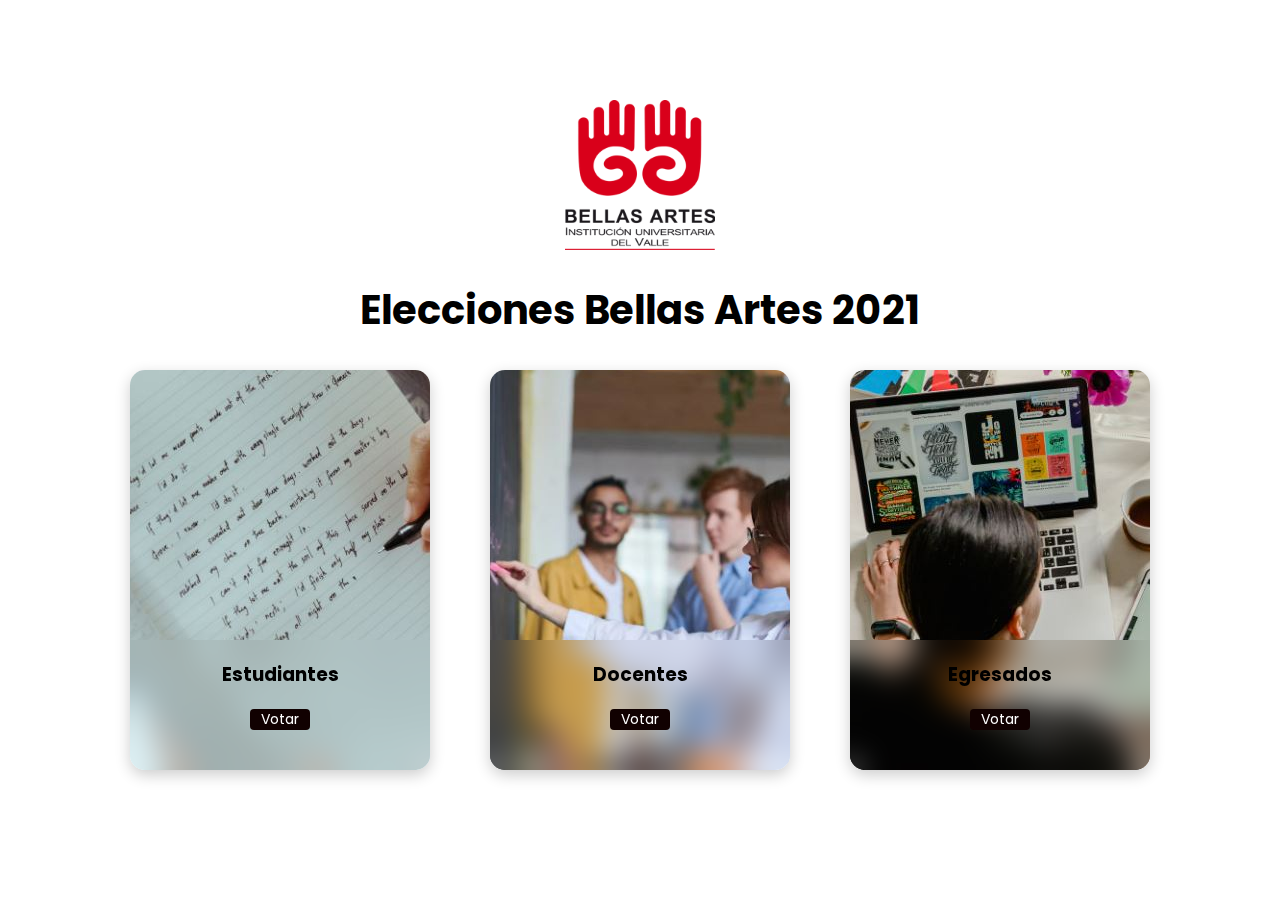
<file: index.html>
<!DOCTYPE html>
<html>
<head>
	<title>Elecciones Institución Universitaria Bellas artes</title>
  <meta name="viewport" content="width=device-width, initial-scale=1">
  <link rel="stylesheet" href="https://unpkg.com/aos@next/dist/aos.css" />
  <link rel="stylesheet" href="style.css">
</meta>
</head>
<body>
    <section>
        <div class="textContainer">
            <img src="Assets/logoba.png">
            <h1>Elecciones Bellas Artes 2021</h1>
        </div>
        <div class="container" data-aos="fade-right"
        data-aos-offset="200"
        data-aos-easing="ease-in-sine">
            <div class="card">
                <div class="cimgBx">
                    <img src="Assets//imgest.jpeg">
                </div>
                <div class="content">
                    <div class="contentBx">
                        <h3>Estudiantes<br><span></span></h3>
                    </div>
                    <ul class="sci">
                       <a href="views/Forms/Form_Es.html"><button class="button" >Votar</button></a>
                            
                    </ul>
                </div>
            </div>
            
            <div class="card">
                <div class="cimgBx">
                    <img src="Assets/imgtea.jpeg">
                </div>
                <div class="content">
                    <div class="contentBx">
                        <h3>Docentes<br><span></span></h3>
                    </div>
                    <a href="views/Forms/Form_Do.html"><button class="button" >Votar</button></a>
                </div>
            </div>
            
            <div class="card">
                <div class="cimgBx">
                    <img src="Assets/imgegr.JPG">
                </div>
                <div class="content">
                    <div class="contentBx">
                        <h3>Egresados<br><span></span></h3>
                    </div>
                    <a href="views/Forms/Form_Eg.html"><button class="button" >Votar</button></a>
                </div>
            </div>
        </div>
    </section>
</body>

<script src="https://unpkg.com/aos@next/dist/aos.js"></script>
<script>
  AOS.init();
</script>
</file>
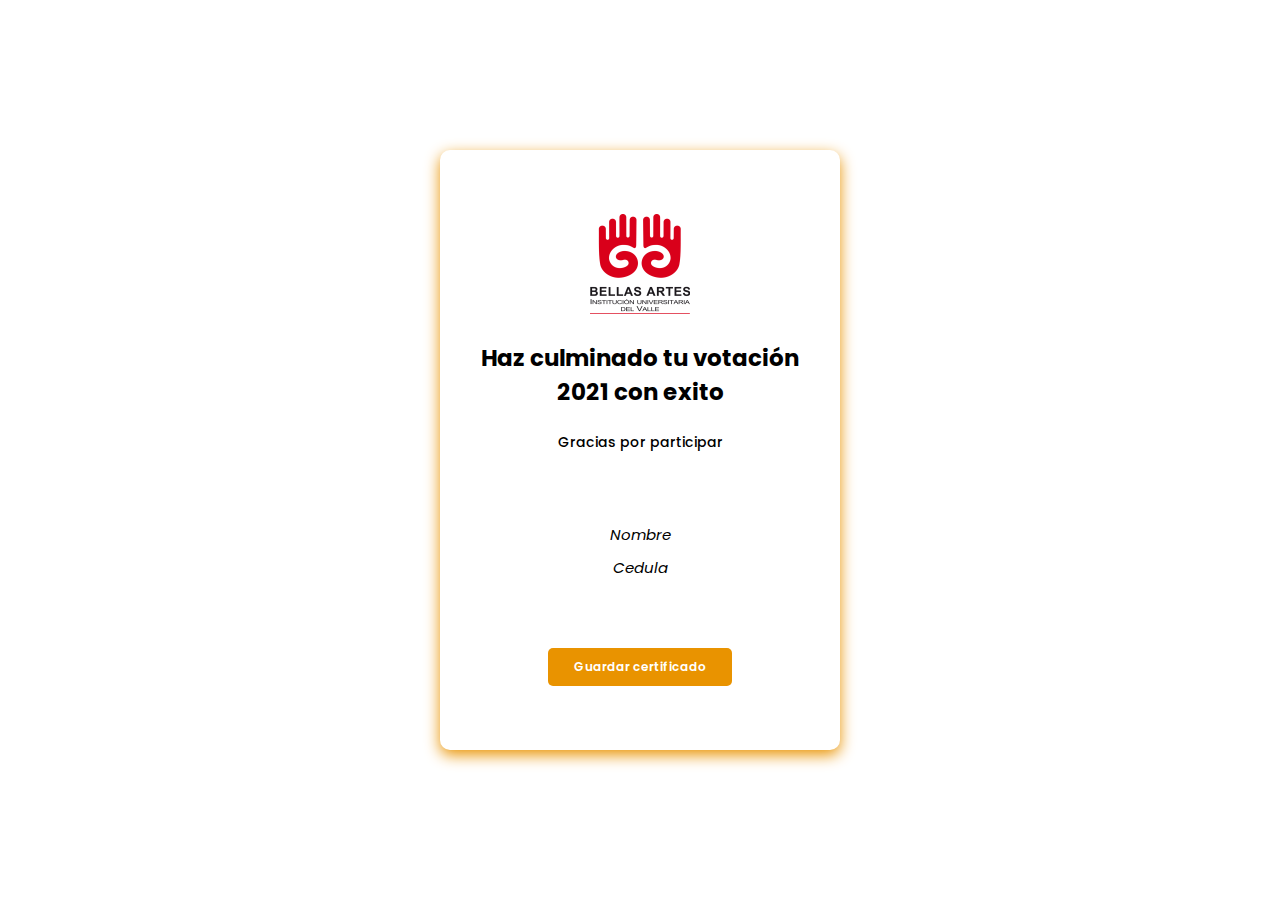
<file: indexCertificate.html>
<!DOCTYPE html>
<html>
<head>
	<title>Elecciones Institución Universitaria Bellas artes</title>
  <meta name="viewport" content="width=device-width, initial-scale=1">
  <link rel="stylesheet" href="styleCertificate.css">
  <meta charset="UTF-8">
</meta>
</head>

<body>
    <div class="container">
     <div class="card">
        <div class="topContainer">
            <img src="Assets/logoba.png">
            <h1>Haz culminado tu votación 2021 con exito</h1>
            <span>Gracias por participar</span>
        </div>
        <div class="infoContainer">
            <h1>Nombre</h1>
            <h1>Cedula</h1>  
        </div>
        <div class="buttonContainer">
            <button onclick="window.print()">Guardar certificado</button>
        </div>
     </div>
    </div>
  </body>
</file>
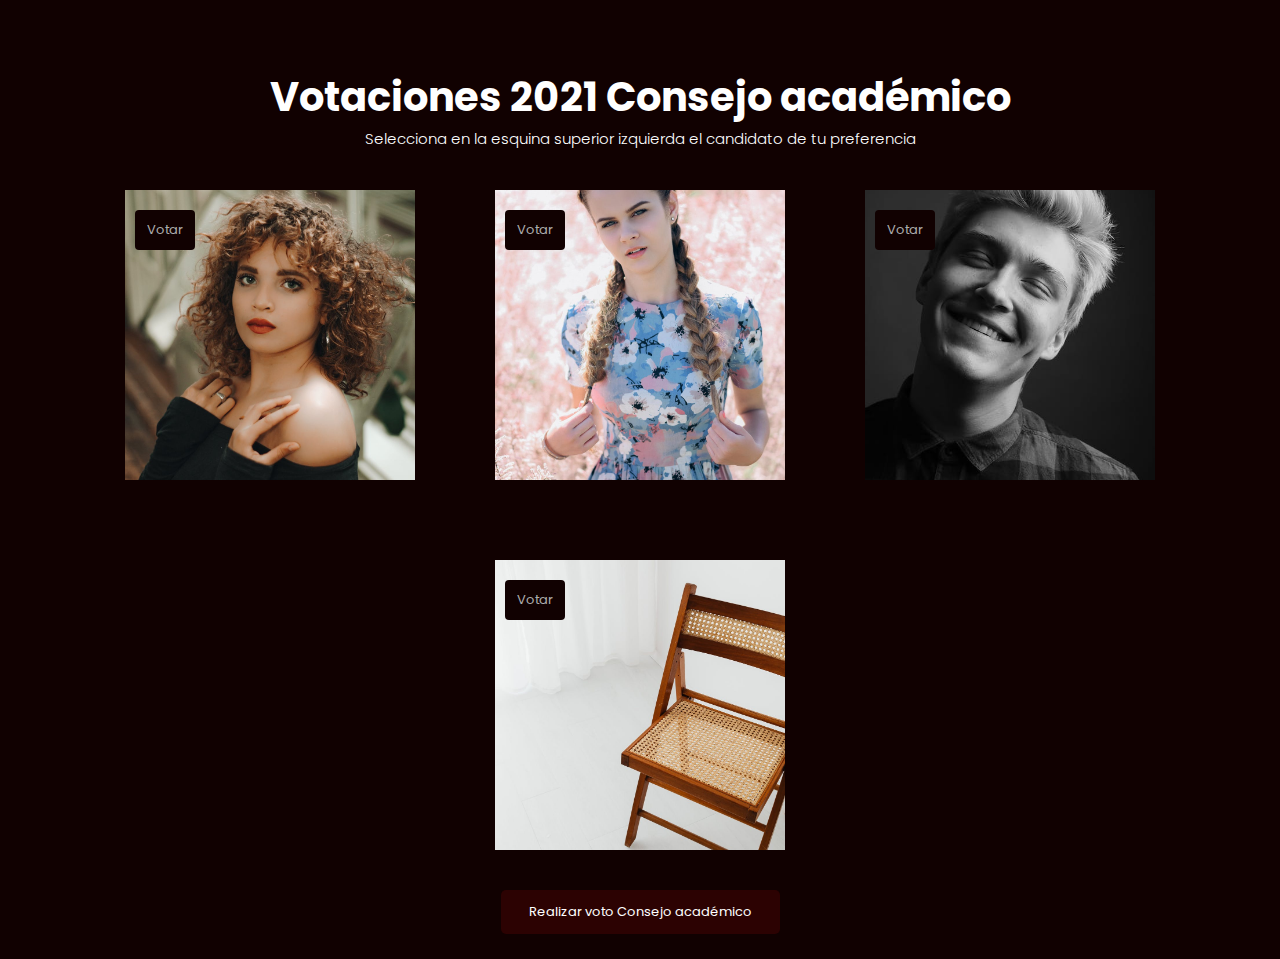
<file: Views/Elections/v_acadi.html>
<!DOCTYPE html>
<html>
<head>
	<title>Elecciones Institución Universitaria Bellas artes</title>
  <meta name="viewport" content="width=device-width, initial-scale=1">
  <link rel="stylesheet" href="https://unpkg.com/aos@next/dist/aos.css" />
  <link rel="stylesheet" href="style.css">
</meta>
</head>

<body>
  <div style="float:right !important;">
    <iframe src="timer.php" style="height: 60px; overflow:hidden; border:none;" frameBorder="0" scrolling="no"></iframe>
  </div>
    <div class="textInitial">
        <span>Votaciones 2021 Consejo académico</span>
        <h3>Selecciona en la esquina superior izquierda el candidato de tu preferencia</h3>
    </div>    
    <form method="POST" action="../../fun.php" class="container" data-aos="fade-left"
    data-aos-offset="300"
    data-aos-easing="ease-in-sine">
        <div class="box">
            <div class="imgBx">
              <img src="../../Assets/CAMV1.jpeg">
            </div>
            <div class="content">
                <h2>Patricia Aguirre <br><span>Directora Campus Virtual</span></h2>
            </div>
            <div class="check">
                     <label for="Candidato1">
                     <input type="radio" name="Candidato" id="Candidato1" value="1"> 
                     <span>Votar</span>
                    </label>
           </div>
        </div>
        <div class="box">
            <div class="imgBx">
              <img src="../../Assets/CAMV2.jpeg">
            </div>
            <div class="content">
                <h2>Andrea Tamayo<br><span>Directora Diseño</span></h2>
            </div>
            <div class="check">
                     <label for="Candidato2">
                     <input type="radio" name="Candidato" id="Candidato2" value="2"> 
                     <span>Votar</span>
                     </label>
            </div>
        </div>
        <div class="box">
            <div class="imgBx">
                <img src="../../Assets/CAMV3.jpeg">
            </div>
            <div class="content">
                <h2>Neiver Escobar <br><span>Director Formación</span></h2>
            </div>
            <div class="check">
                <label for="Candidato3">
                    <input type="radio" name="Candidato" id="Candidato3" value="3"> 
                    <span>Votar</span>
                </label>
            </div>
        </div>
        <div class="box">
            <div class="imgBx">
                <img src="../../Assets/CAMV4.jpeg">
            </div>
            <div class="content">
                <h2> Voto en Blanco</h2>
            </div>
            <div class="check">
                <label for="Candidato4">
                    <input type="radio" title="Voto en blanco" name="Candidato" id="Candidato4" value="0"> 
                        <span>Votar</span>
                </label> 
            </div>
        </div> 
        <div class="container">
          <div class="button">
              <input type="submit" name="Vota4" title="Votar" value="Realizar voto Consejo académico">
          </div>
        </div>          
    </form>
  </body>
  <script src="https://unpkg.com/aos@next/dist/aos.js"></script>
  <script>
    AOS.init();
  </script>
</file>
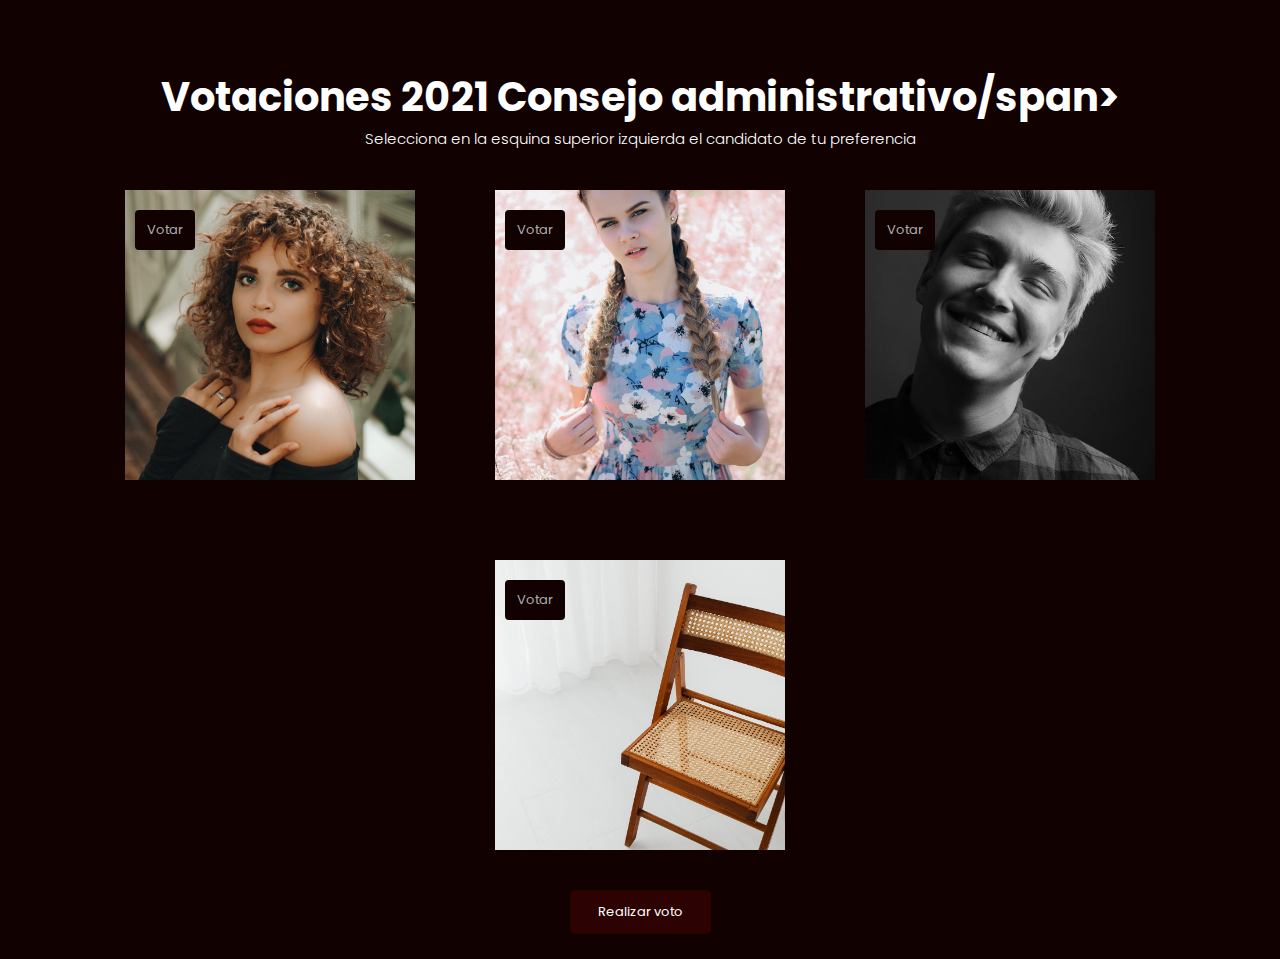
<file: Views/Elections/v_adm.html>
<!DOCTYPE html>
<html>
<head>
	<title>Elecciones Institución Universitaria Bellas artes</title>
  <meta name="viewport" content="width=device-width, initial-scale=1">
  <link rel="stylesheet" href="https://unpkg.com/aos@next/dist/aos.css" />
  <link rel="stylesheet" href="style.css">
</meta>
</head>

<div style="float: right;">
  <iframe src="timer.php" style="height: 60px; border:none;"></iframe>
</div>
<body>
    <div class="textInitial">
        <span>Votaciones 2021 Consejo administrativo/span>
        <h3>Selecciona en la esquina superior izquierda el candidato de tu preferencia</h3>
    </div>    
    <form method="POST" action="fun.php" class="container" data-aos="fade-right"
    data-aos-offset="300"
    data-aos-easing="ease-in-sine" >
        <div class="box">
            <div class="imgBx">
              <img src="../../Assets/CAMV1.jpeg">
            </div>
            <div class="content">
                <h2>Patricia Aguirre <br><span>Directora Campus Virtual</span></h2>
            </div>
            <div class="check">
                     <label for="Candidato1">
                     <input type="radio" name="Candidato" id="Candidato1" value="1"> 
                     <span>Votar</span>
                    </label>
           </div>
        </div>
        <div class="box">
            <div class="imgBx">
              <img src="../../Assets/CAMV2.jpeg">
            </div>
            <div class="content">
                <h2>Andrea Tamayo<br><span>Directora Diseño</span></h2>
            </div>
            <div class="check">
                     <label for="Candidato2">
                     <input type="radio" name="Candidato" id="Candidato2" value="2"> 
                     <span>Votar</span>
                     </label>
            </div>
        </div>
        <div class="box">
            <div class="imgBx">
                <img src="../../Assets/CAMV3.jpeg">
            </div>
            <div class="content">
                <h2>Neiver Escobar <br><span>Director Formación</span></h2>
            </div>
            <div class="check">
                <label for="Candidato3">
                    <input type="radio" name="Candidato" id="Candidato3" value="3"> 
                    <span>Votar</span>
                </label>
            </div>
        </div>
        <div class="box">
            <div class="imgBx">
                <img src="../../Assets/CAMV4.jpeg">
            </div>
            <div class="content">
                <h2> Voto en Blanco</h2>
            </div>
            <div class="check">
                <label for="Candidato4">
                    <input type="radio" title="Voto en blanco" name="Candidato" id="Candidato4" value="0"> 
                        <span>Votar</span>
                </label> 
            </div>
        </div>           
    </form>
    <div class="button">
        <input type="submit" name="Vota6" title="Votar" value="Realizar voto">
    </div>
  </body>
  <script src="https://unpkg.com/aos@next/dist/aos.js"></script>
  <script>
    AOS.init();
  </script>
</file>
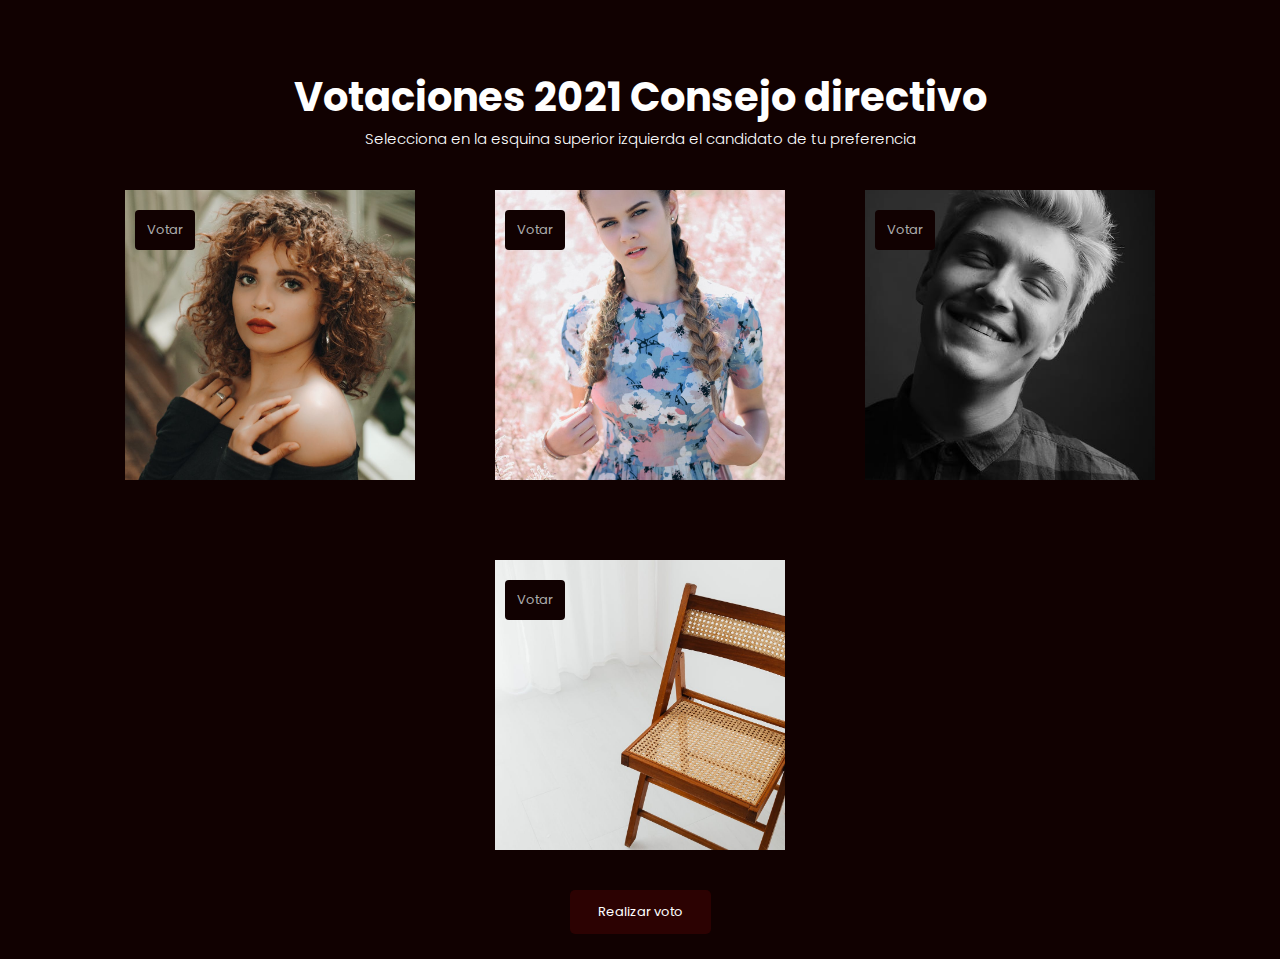
<file: Views/Elections/v_direc.html>
<!DOCTYPE html>
<html>
<head>
	<title>Elecciones Institución Universitaria Bellas artes</title>
  <meta name="viewport" content="width=device-width, initial-scale=1">
  <link rel="stylesheet" href="https://unpkg.com/aos@next/dist/aos.css" />
  <link rel="stylesheet" href="style.css">
</meta>
</head>

<body>
  <div style="float:right !important;">
    <iframe src="timer.php" style="height: 60px; overflow:hidden; border:none;" frameBorder="0" scrolling="no"></iframe>
  </div>
    <div class="textInitial">
        <span>Votaciones 2021 Consejo directivo</span>
        <h3>Selecciona en la esquina superior izquierda el candidato de tu preferencia</h3>
    </div>    
    <form method="POST" action="../../fun.php" class="container" data-aos="fade-left"
    data-aos-offset="300"
    data-aos-easing="ease-in-sine">
        <div class="box">
            <div class="imgBx">
              <img src="../../Assets/CAMV1.jpeg">
            </div>
            <div class="content">
                <h2>Patricia Aguirre <br><span>Directora Campus Virtual</span></h2>
            </div>
            <div class="check">
                     <label for="Candidato1">
                     <input type="radio" name="Candidato" id="Candidato1" value="1"> 
                     <span>Votar</span>
                    </label>
           </div>
        </div>
        <div class="box">
            <div class="imgBx">
              <img src="../../Assets/CAMV2.jpeg">
            </div>
            <div class="content">
                <h2>Andrea Tamayo<br><span>Directora Diseño</span></h2>
            </div>
            <div class="check">
                     <label for="Candidato2">
                     <input type="radio" name="Candidato" id="Candidato2" value="2"> 
                     <span>Votar</span>
                     </label>
            </div>
        </div>
        <div class="box">
            <div class="imgBx">
                <img src="../../Assets/CAMV3.jpeg">
            </div>
            <div class="content">
                <h2>Neiver Escobar <br><span>Director Formación</span></h2>
            </div>
            <div class="check">
                <label for="Candidato3">
                    <input type="radio" name="Candidato" id="Candidato3" value="3"> 
                    <span>Votar</span>
                </label>
            </div>
        </div>
        <div class="box">
            <div class="imgBx">
                <img src="../../Assets/CAMV4.jpeg">
            </div>
            <div class="content">
                <h2> Voto en Blanco</h2>
            </div>
            <div class="check">
                <label for="Candidato4">
                    <input type="radio" title="Voto en blanco" name="Candidato" id="Candidato4" value="0"> 
                        <span>Votar</span>
                </label> 
            </div>
        </div>           
        <div class="container">
          <div class="button">
              <input type="submit" name="Vota5" title="Votar" value="Realizar voto">
          </div>
        </div>
    </form>
  </body>
  <script src="https://unpkg.com/aos@next/dist/aos.js"></script>
  <script>
    AOS.init();
  </script>
</file>
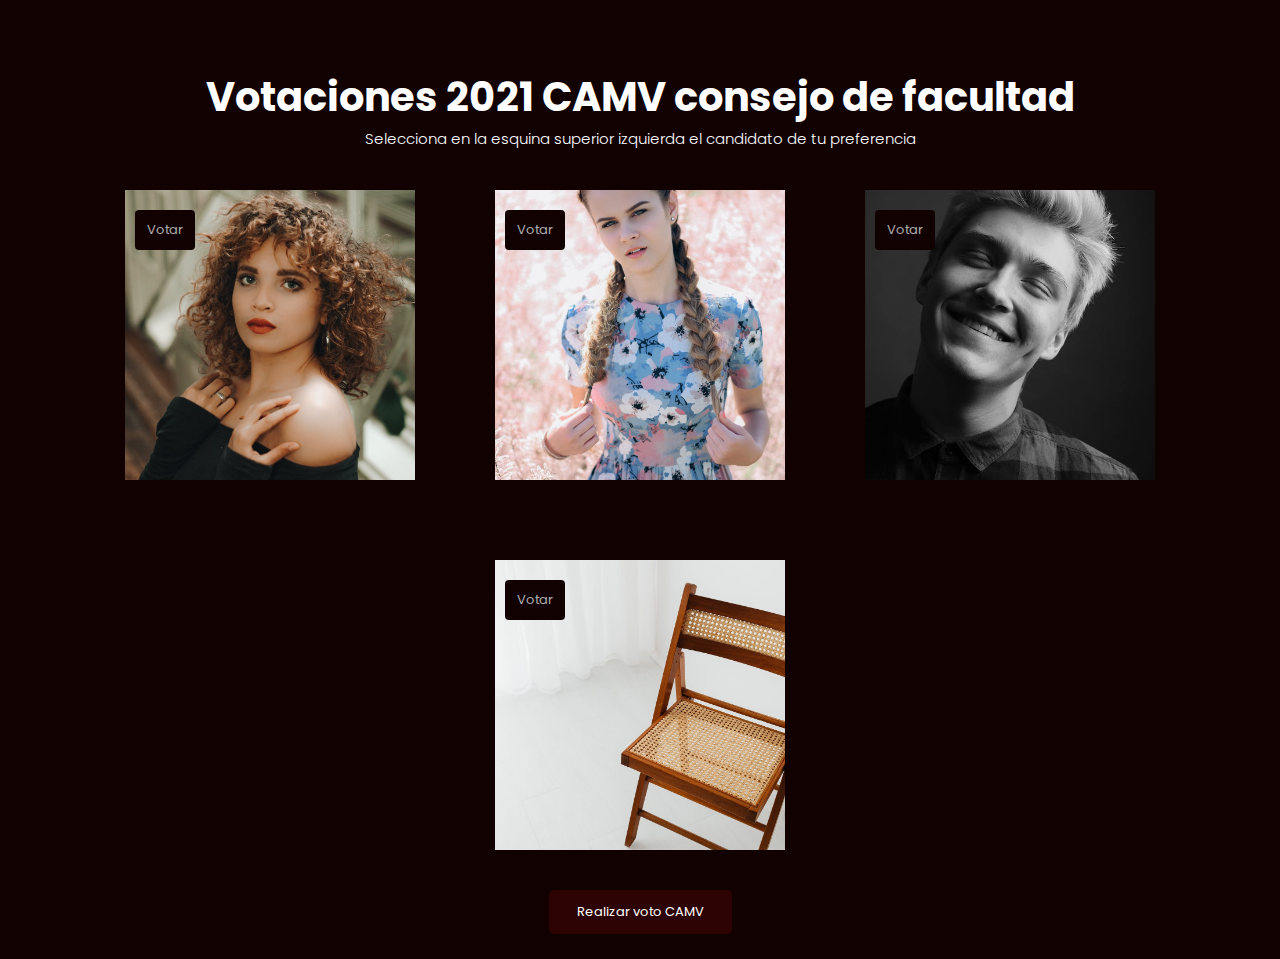
<file: Views/Elections/v_facu_CAMV.html>
<!DOCTYPE html>
<html>
<head>
	<title>Elecciones Institución Universitaria Bellas artes</title>
  <meta name="viewport" content="width=device-width, initial-scale=1">
  <link rel="stylesheet" href="https://unpkg.com/aos@next/dist/aos.css" />
  <link rel="stylesheet" href="style.css">
</meta>
</head>

<body>
  <div style="float:right !important;">
    <iframe src="timer.php" style="height: 60px; overflow:hidden; border:none;" frameBorder="0" scrolling="no"></iframe>
  </div>
    <div class="textInitial">
        <span>Votaciones 2021 CAMV consejo de facultad</span>
        <h3>Selecciona en la esquina superior izquierda el candidato de tu preferencia</h3>
    </div>    
    <form method="POST" action="../../fun.php" class="container" data-aos="fade-right"
    data-aos-offset="300"
    data-aos-easing="ease-in-sine">
        <div class="box">
            <div class="imgBx">
              <img src="../../Assets/CAMV1.jpeg">
            </div>
            <div class="content">
                <h2>Patricia Aguirre <br><span>Directora Campus Virtual</span></h2>
            </div>
            <div class="check">
                     <label for="Candidato1">
                     <input type="radio" name="Candidato" id="Candidato1" value="1"> 
                     <span>Votar</span>
                    </label>
           </div>
        </div>
        <div class="box">
            <div class="imgBx">
              <img src="../../Assets/CAMV2.jpeg">
            </div>
            <div class="content">
                <h2>Andrea Tamayo<br><span>Directora Diseño</span></h2>
            </div>
            <div class="check">
                     <label for="Candidato2">
                     <input type="radio" name="Candidato" id="Candidato2" value="2"> 
                     <span>Votar</span>
                     </label>
            </div>
        </div>
        <div class="box">
            <div class="imgBx">
                <img src="../../Assets/CAMV3.jpeg">
            </div>
            <div class="content">
                <h2>Neiver Escobar <br><span>Director Formación</span></h2>
            </div>
            <div class="check">
                <label for="Candidato3">
                    <input type="radio" name="Candidato" id="Candidato3" value="3"> 
                    <span>Votar</span>
                </label>
            </div>
        </div>
        <div class="box">
            <div class="imgBx">
                <img src="../../Assets/CAMV4.jpeg">
            </div>
            <div class="content">
                <h2> Voto en Blanco</h2>
            </div>
            <div class="check">
                <label for="Candidato4">
                    <input type="radio" title="Voto en blanco" name="Candidato" id="Candidato4" value="0"> 
                        <span>Votar</span>
                </label> 
            </div>
        </div>
      <div class="container"> 
        <div class="button">
            <input type="submit" name="Vota1" title="Votar" value="Realizar voto CAMV">
        </div> 
      </div>         
    </form>
  </body>
  <script src="https://unpkg.com/aos@next/dist/aos.js"></script>
  <script>
    AOS.init();
  </script>
</file>
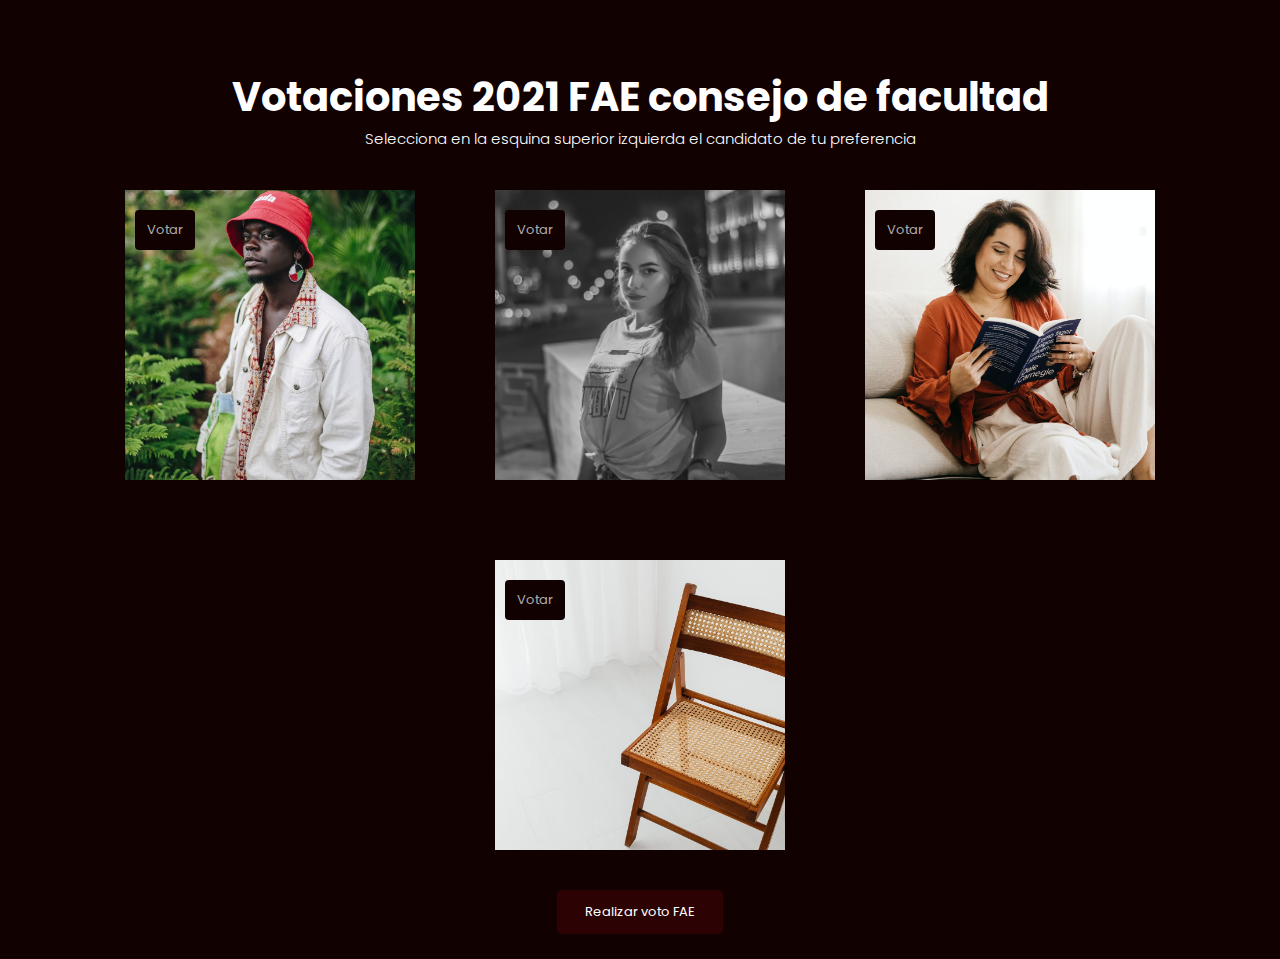
<file: Views/Elections/v_facu_FAE.html>
<!DOCTYPE html>
<html>
<head>
	<title>Elecciones Institución Universitaria Bellas artes</title>
  <meta name="viewport" content="width=device-width, initial-scale=1">
  <link rel="stylesheet" href="https://unpkg.com/aos@next/dist/aos.css" />
  <link rel="stylesheet" href="style.css">
</meta>
</head>

<body>
  <div style="float:right !important;">
    <iframe src="timer.php" style="height: 60px; overflow:hidden; border:none;" frameBorder="0" scrolling="no"></iframe>
  </div>
    <div class="textInitial">
        <span>Votaciones 2021 FAE consejo de facultad</span>
        <h3>Selecciona en la esquina superior izquierda el candidato de tu preferencia</h3>
    </div>    
    <form method="POST" action="../../fun.php" class="container" data-aos="fade-left"
    data-aos-offset="300"
    data-aos-easing="ease-in-sine" >
        <div class="box">
            <div class="imgBx">
              <img src="../../Assets/FAE1.jpeg">
            </div>
            <div class="content">
                <h2>Luis Cruz <br><span>Docente Músical</span></h2>
            </div>
            <div class="check">
                     <label for="Candidato1">
                     <input type="radio" name="Candidato" id="Candidato1" value="1"> 
                     <span>Votar</span>
                    </label>
           </div>
        </div>
        <div class="box">
            <div class="imgBx">
              <img src="../../Assets/FAE2.jpeg">
            </div>
            <div class="content">
                <h2>Dayana Gonzales<br><span>Directora FAE</span></h2>
            </div>
            <div class="check">
                     <label for="Candidato2">
                     <input type="radio" name="Candidato" id="Candidato2" value="2"> 
                     <span>Votar</span>
                     </label>
            </div>
        </div>
        <div class="box">
            <div class="imgBx">
                <img src="../../Assets/FAE3.jpeg">
            </div>
            <div class="content">
                <h2>Nelshie Ruiz<br><span>Docente Artes</span></h2>
            </div>
            <div class="check">
                <label for="Candidato3">
                    <input type="radio" name="Candidato" id="Candidato3" value="3"> 
                    <span>Votar</span>
                </label>
            </div>
        </div>
        <div class="box">
            <div class="imgBx">
                <img src="../../Assets/CAMV4.jpeg">
            </div>
            <div class="content">
                <h2> Voto en Blanco</h2>
            </div>
            <div class="check">
                <label for="Candidato4">
                    <input type="radio" title="Voto en blanco" name="Candidato" id="Candidato4" value="0"> 
                        <span>Votar</span>
                </label> 
            </div>
        </div>           
        <div class="container">
          <div class="button">
              <input type="submit" name="Vota2" title="Votar" value="Realizar voto FAE">
          </div>
        </div>
    </form>
  </body>
  <script src="https://unpkg.com/aos@next/dist/aos.js"></script>
  <script>
    AOS.init();
  </script>
</file>
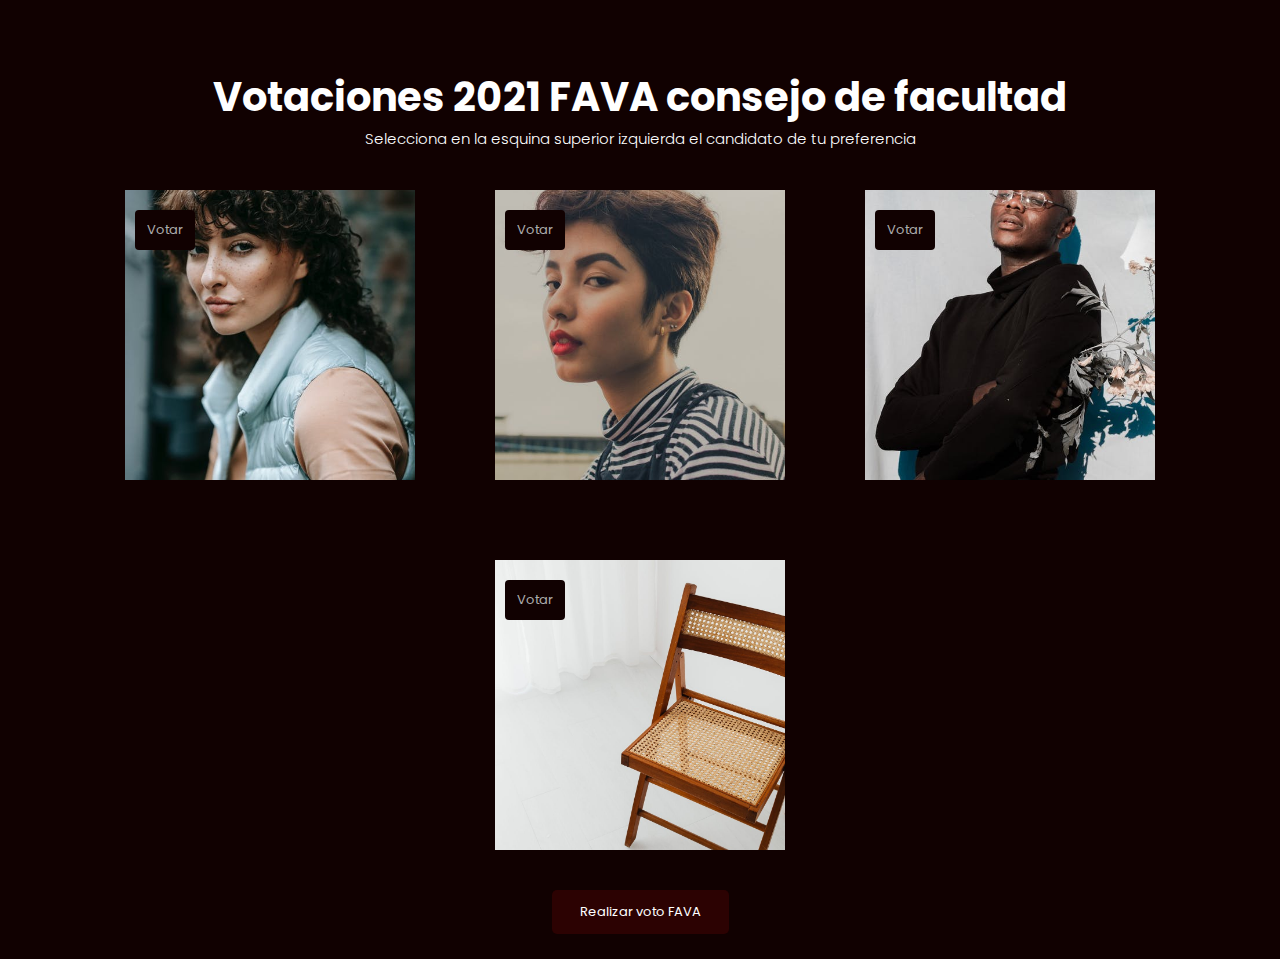
<file: Views/Elections/v_facu_FAVA.html>
<!DOCTYPE html>
<html>
<head>
	<title>Elecciones Institución Universitaria Bellas artes</title>
  <meta name="viewport" content="width=device-width, initial-scale=1">
  <link rel="stylesheet" href="https://unpkg.com/aos@next/dist/aos.css" />
  <link rel="stylesheet" href="style.css">
</meta>
</head>

<body>
  <div style="float:right !important;">
    <iframe src="timer.php" style="height: 60px; overflow:hidden; border:none;" frameBorder="0" scrolling="no"></iframe>
  </div>
    <div class="textInitial">
        <span>Votaciones 2021 FAVA consejo de facultad</span>
        <h3>Selecciona en la esquina superior izquierda el candidato de tu preferencia</h3>
    </div>    
    <form method="POST" action="../../fun.php" class="container" data-aos="fade-right"
    data-aos-offset="300"
    data-aos-easing="ease-in-sine">
        <div class="box" >
            <div class="imgBx">
              <img src="../../Assets/FAVA1.jpeg">
            </div>
            <div class="content">
                <h2>Liliana Vergara Zambrano<br><span>Docente Diseño</span></h2>
            </div>
            <div class="check">
                     <label for="Candidato1">
                     <input type="radio" name="Candidato" id="Candidato1" value="1"> 
                     <span>Votar</span>
                    </label>
           </div>
        </div>
        <div class="box">
            <div class="imgBx">
              <img src="../../Assets/FAVA2.jpeg">
            </div>
            <div class="content">
                <h2>Isabel Gonzo<br><span>Docente Diseño</span></h2>
            </div>
            <div class="check">
                     <label for="Candidato2">
                     <input type="radio" name="Candidato" id="Candidato2" value="2"> 
                     <span>Votar</span>
                     </label>
            </div>
        </div>
        <div class="box">
            <div class="imgBx">
                <img src="../../Assets/FAVA3.jpeg">
            </div>
            <div class="content">
                <h2>Briggithe Bolaño<br><span>Docente Artes</span></h2>
            </div>
            <div class="check">
                <label for="Candidato3">
                    <input type="radio" name="Candidato" id="Candidato3" value="3"> 
                    <span>Votar</span>
                </label>
            </div>
        </div>
        <div class="box">
            <div class="imgBx">
                <img src="../../Assets/CAMV4.jpeg">
            </div>
            <div class="content">
                <h2> Voto en Blanco</h2>
            </div>
            <div class="check">
                <label for="Candidato4">
                    <input type="radio" title="Voto en blanco" name="Candidato" id="Candidato4" value="0"> 
                        <span>Votar</span>
                </label> 
            </div>
        </div>           
        <div class="container">
          <div class="button">
              <input type="submit" name="Vota3" title="Votar" value="Realizar voto FAVA">
          </div>
        </div>
    </form>
  </body>
  <script src="https://unpkg.com/aos@next/dist/aos.js"></script>
  <script>
  AOS.init();
  </script>
  <html>
</file>
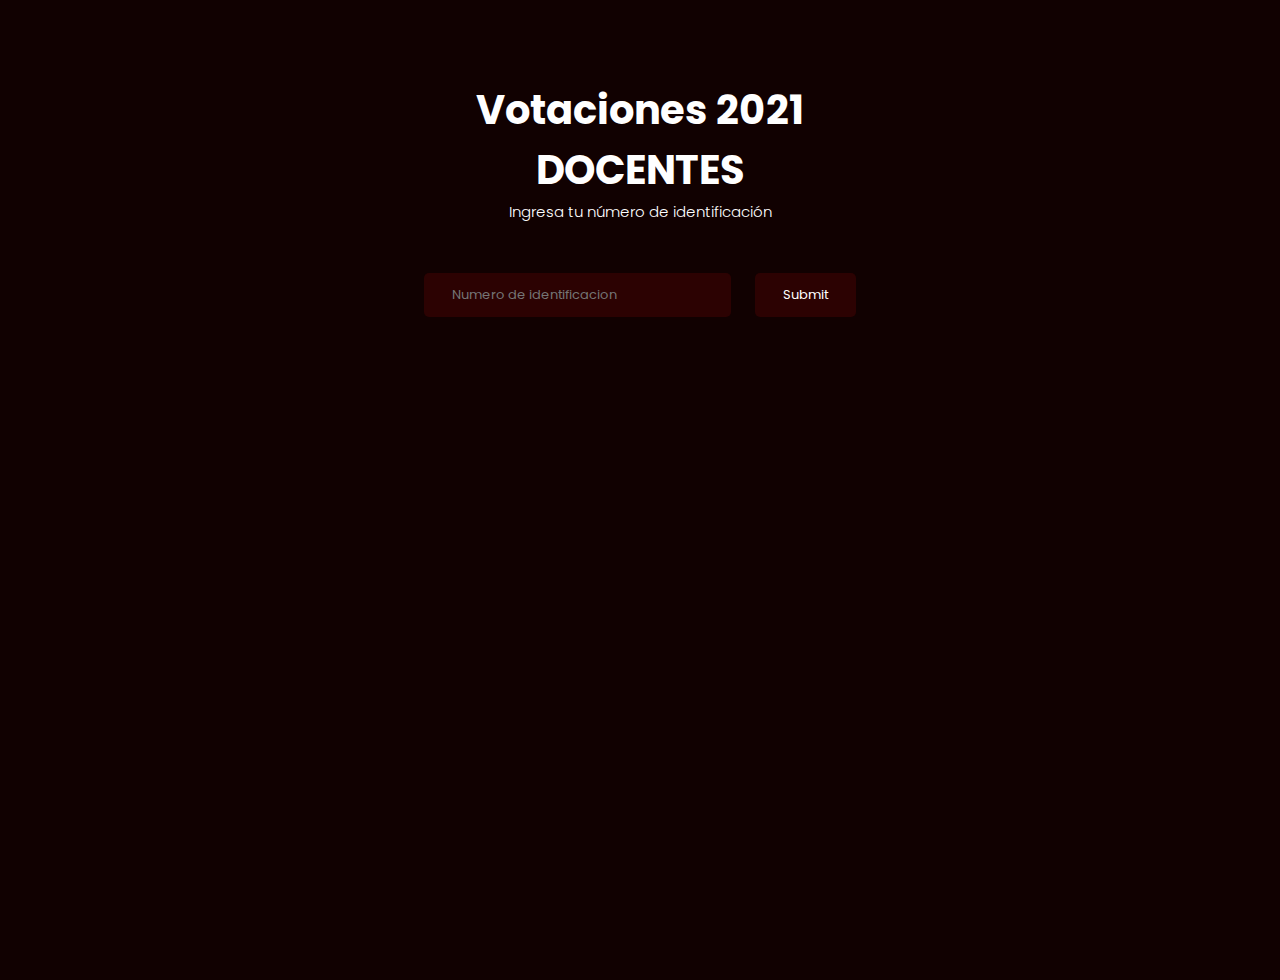
<file: Views/Forms/Form_Do.html>
<!DOCTYPE html>
<html>
<head>
	<title>Elecciones Institución Universitaria Bellas artes</title>
  <meta name="viewport" content="width=device-width, initial-scale=1">
  <link rel="stylesheet" href="style.css">
</meta>
</head>

<body>
    <div class="textInitial">
        <span>Votaciones 2021 <br>DOCENTES</span>
        <h3>Ingresa tu número de identificación</h3>
    </div>    
    <form action="../../validar.php" method="post" class="container" >
    <div class="button">
        <input type="password" placeholder="Numero de identificacion" name="usua" id="usua" pattern="^(?=.*[0-9]).{4,12}$">
		<input class="send" type="submit" name="enviar_doc">
    </div>
    </form> 
  </body>
</file>
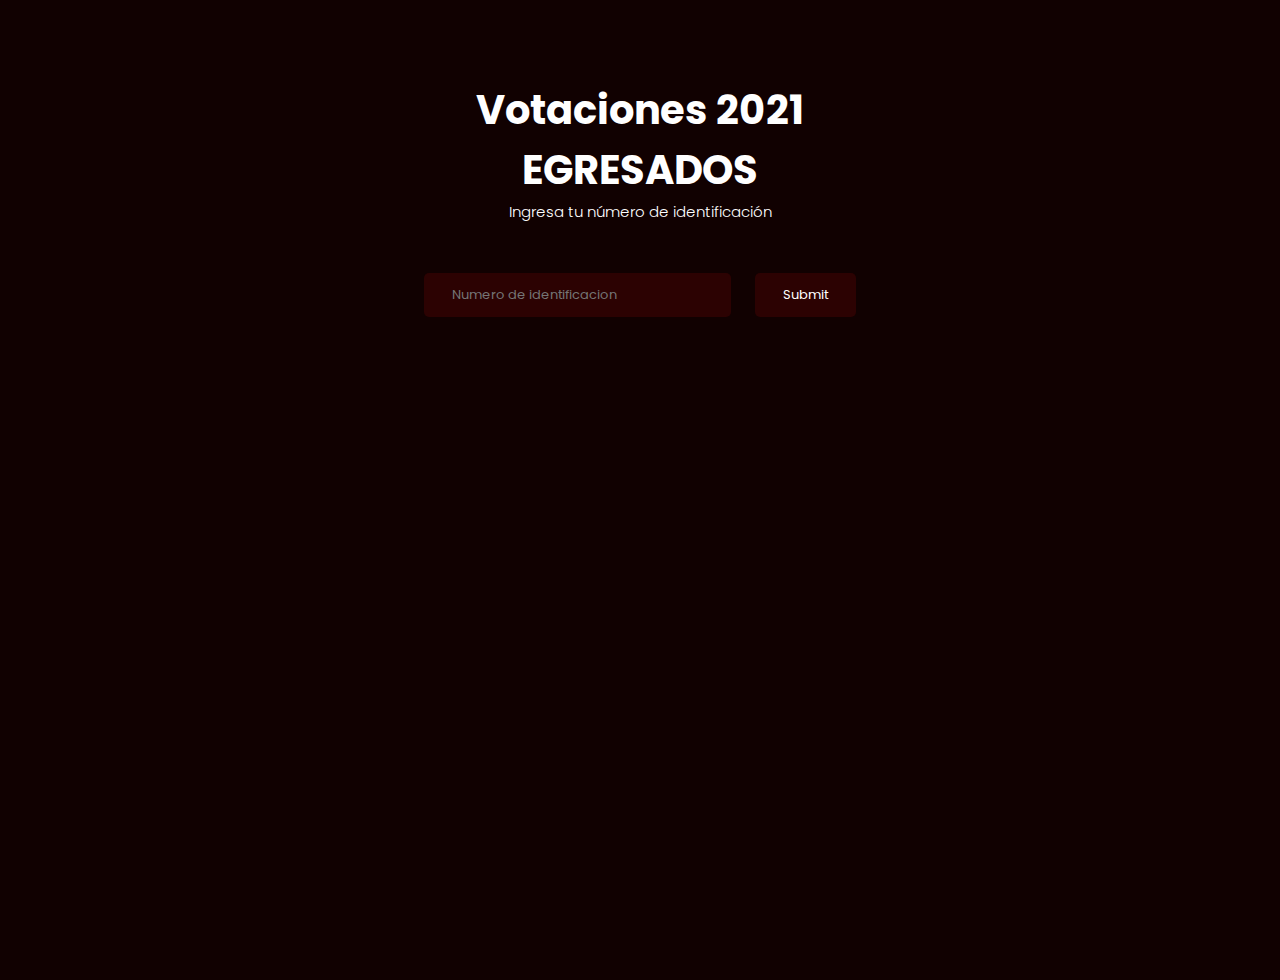
<file: Views/Forms/Form_Eg.html>
<!DOCTYPE html>
<html>
<head>
	<title>Elecciones Institución Universitaria Bellas artes</title>
  <meta name="viewport" content="width=device-width, initial-scale=1">
  <link rel="stylesheet" href="style.css">
</meta>
</head>

<body>
    <div class="textInitial">
        <span>Votaciones 2021 <br>EGRESADOS</span>
        <h3>Ingresa tu número de identificación</h3>
    </div>    
    <form action="../../validar.php" method="post" class="container" >
    <div class="button">
        <input type="password" placeholder="Numero de identificacion" name="usua" id="usua" pattern="^(?=.*[0-9]).{4,12}$">
		<input class="send" type="submit" name="enviar_egr">
    </div>
    </form> 
  </body>
</file>
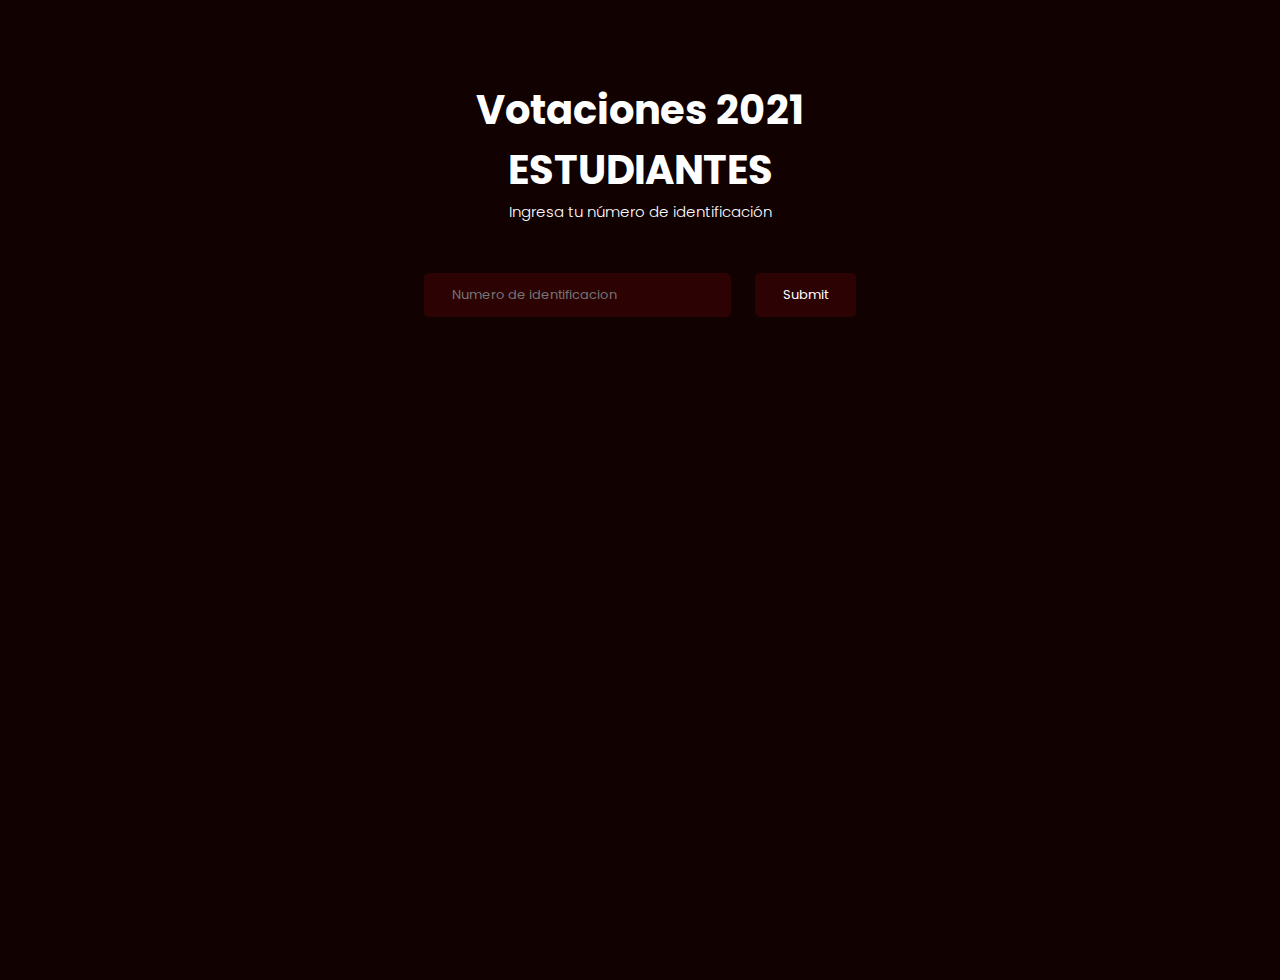
<file: Views/Forms/Form_Es.html>
<!DOCTYPE html>
<html>
<head>
	<title>Elecciones Institución Universitaria Bellas artes</title>
  <meta name="viewport" content="width=device-width, initial-scale=1">
  <link rel="stylesheet" href="style.css">
</meta>
</head>

<body>
    <div class="textInitial">
        <span>Votaciones 2021 <br>ESTUDIANTES</span>
        <h3>Ingresa tu número de identificación</h3>
    </div>    
    <form action="../../validar.php" method="post" class="container" >
    <div class="button">
        <input type="password" placeholder="Numero de identificacion" name="usua" id="usua" pattern="^(?=.*[0-9]).{4,12}$">
		<input class="send" type="submit" name="enviar_est">
    </div>
    </form> 
  </body>
</file>
<file: style.css>
@import url('https://fonts.googleapis.com/css?family=Poppins:100,200,300,400,500,600,700,800,900');

*
{
    margin:0;
    padding:0;
    font-family: 'Poppins', sans-serif;
}
body
{
    display: flex;
    justify-content: center;
    align-items: center;
    min-height: 100vh;
    background:white;
}
.container
{
    position: relative;
    display:flex;
    justify-content:center;
    align-items: center;
    flex-wrap: wrap;
}
.textContainer
{
    position: relative;
    display: flex;
    align-items: center;
    flex-direction: column; 
}
.textContainer img 
{    width:150px;
    height:150px;
    margin-bottom: 30px;
    padding-top:15;

}
.textContainer h1
{
    font-size:40px;
    text-align:center;
}
.container .card
{
    position:relative;
    width:300px;
    height:400px;
    margin:30px;
    overflow:hidden;
    box-shadow: 0 5px 15px rgba(0,0,0,0.2);
    border-radius: 15px;
    display:flex;
    justify-content: center;
    align-items: center;
}
.container .card .content
{
    position:absolute;
    bottom: 0;
    width:100%;
    height:130px;
    display: flex;
    justify-content: center;
    align-items: center;
    z-index: 10;
    flex-direction: column;
    backdrop-filter: blur(15px);
    box-shadow: 10 -10px 10px rgba(0,0,0,0.1);
}
.container .card .content a button
{
    position: relative;
    display: inline-block;
    margin: 20px 10px;
    width: 60px;
    background: #110101;
    border: 1px solid rgb(100, 100, 100);
    color:white;
    border-radius: 4px;
    text-align: center;
    font-size: 14px;
    transition-duration: 0.6s;
    cursor: pointer;
    border: none;
}
.container .card .content a button:hover
{
   background: #df0b07;
 }
</file>
<file: styleCertificate.css>
@import url('https://fonts.googleapis.com/css?family=Poppins:100,200,300,400,500,600,700,800,900');
/* Styles card */
*
{
    margin: 0;
    padding: 0;
    box-sizing: border-box;
    font-family: 'Poppins', sans-serif;
    flex-direction: column;
}
body
{
    display: flex;
    justify-content: center;
    align-items: center;
    min-height: 100vh;
    background:white;
 }
 .container
 {
    position: relative;
    display:flex;
    align-items: center;
    flex-wrap: wrap;
    text-align: center;
    border-color: #df0b07;
 }
 .container .card
{
    position:relative;
    width:400px;
    height:600px;
    overflow:hidden;
    box-shadow: 0 5px 15px #E99300;
    border-radius:10px;
    display:flex;
    justify-content:space-evenly !important ; 
    align-items: center;
}

.container .card .topContainer img
{
    width: 100px;
    height:100px;
}
.container .card .topContainer h1
{
    font-size: 23px;
    padding:20px;
    font-weight: 700;
}
.container .card .topContainer span
{
    font-size: 14px;
    padding:10px;
    font-weight: 500;
}
.container .card .infoContainer h1
{
    font-size: 15px;
    padding:5px;
    font-style:italic;
    font-weight: 400; 
}
.container .card .buttonContainer button
{
    border-color:#E99300;
    background:#E99300;
    color: #fff;
    size:1000px;
    border-radius: 5px;
    font-size: 12px;
    font-weight: 600;
    padding: 10px 26px;
    transition-duration: 0.6s;
    cursor: pointer;
    border: none;
}
.container .card .buttonContainer button:hover
{
 background: #df0b07;
}
.container .card .buttonContainer button:focus
{
    display:none;
}
</file>
<file: Views/Elections/style.css>
@import url('https://fonts.googleapis.com/css?family=Poppins:100,200,300,400,500,600,700,800,900');
/* Styles card */
*
{
    margin: 0;
    padding: 0;
    box-sizing: border-box;
    font-family: 'Poppins', sans-serif;
    flex-direction: column;
}
body
{
 display:flex;
 justify-content:space-around;
 align-items: center; 
 min-height: 100vh;
 background: #110101;
 }
 .timmer
 {
 color:#fff;
 }
 .textInitial span{
 color: white;
 font-weight: 700;
 font-size: 40px;
 justify-content: center;
 align-items: center;
 text-align: center;
 }
 .textInitial h3
 {
 color: white;
 font-weight: 300;
 font-size: 15px;
 justify-content: center;
 align-items: center;
 text-align: center;
}
.container
 {
 width: 1200px;
 display:flex;
 justify-content: center;
 align-items: center;
 flex-wrap: wrap;
 flex-direction: row; 
 }
 .container .box
 {
 position:relative;
 width: 290px;
 height: 290px;
 display: flex;
 margin: 40px;
 align-items: center;
 }
 .container .box:hover .imgBx
 {
 transform:translate(-35px,-35px);
 }
 .container .box .imgBx
 {
 position:absolute;
 top: 0;
 left: 0;
 width: 100%;
 height: 100%;
 transition: 0.5s ease-in-out;
 z-index:2;
 }
 .container .box .content
 {
 position:absolute;
 top: 0;
 left: 0;
 width: 100%;
 height: 100%;
 background: #fff;
 display:flex;
 justify-content: center;
 align-items: flex-end;
 padding: 15px;
 transition: 0.5s ease-in-out;
 z-index: 1;
 flex-direction: row; 
 }
 .container .box .check
 {
 padding: 0px;
 justify-content: center;
 width: 100%;
 height: 100%;
 transition: 0.5s ease-in-out;
 z-index: 3;
 align-items: center;
 }
 .container .box:hover .content
 {
 transform:translate(35px,35px);
 }
 .container .box:hover .check
 {
 transform:translate(-35px,-35px);
 }
 .container .box .imgBx img
 {
    position:absolute;
    top: 0;
    left: 0;
    width: 100%;
    height: 100%;
    object-fit: cover;
 }
 .container .box .content h2
 {
 font-size: 20px;
 color:#2c0202;
 font-weight: 500;
 line-height: 20px;
 letter-spacing: 1px;
 }
 .container .box .content td
 {
position:relative;
flex-wrap: wrap;
 color:#2e1588;
 font-weight: 500;
 line-height: 20px;
 letter-spacing: 1px;
 }
 .container .box .content h2 span
 {
 font-size: 15px;
 font-weight: 300;
 letter-spacing: 2px;
 }
.button{
 padding-bottom: 25px;
}
.button input
{
border-color: #fff;
background:#2c0202;
color: #fff;
size:1000px;
border-radius: 5px;
font-size: 13px;
padding: 12px 28px;
transition-duration: 0.6s;
cursor: pointer;
border: none;
}
.button input:hover
{
 background: #df0b07;

}

 /* Responsive */
 @media (max-width: 768px)
{
    .container .box:hover .content
    {
     transform:translate(0,35px);
    }
    .container .box:hover .imgBx
    {
     transform:translate(0,-35px);
    }
    .container .box:hover .check
    {
     transform:translate(0,0);
    }
    .container .box .content
    {
    position:absolute;
    top: 0;
    left: 0;
    width: 100%;
    height: 100%;
    background: #fff;
    display:flex;
    justify-content: center;
    align-items: flex-end;
    transition: 0.5s ease-in-out;
    z-index: 1;
    flex-direction: row; 
    }
    .container
    {
    width: 100%;
    display:flex;
    justify-content: center;
    align-items: center;
    flex-wrap: wrap;    
    flex-direction: column; 
    }
    .textInitial {
        color: white;
        font-weight: 700;
        padding-top: 25px;
        justify-content: center;
        align-items: center;
        text-align: center;
    }
    .textInitial span {
        font-weight: 700;
        font-size: 20px;
    }
    .textInitial h3
    {
    color: white;
    font-weight: 300;
    font-size: 12px;
    justify-content: center;
    align-items: center;
    text-align: center;
   }
}
/* Check radius */

.container .box .check label input
 {
 display:none;
 }
 .container .box .check label span
 {
 position: relative;
 display: inline-block;
 margin: 20px 10px;
 width: 60px;
 background: #110101;
 border: 1px solid rgb(100, 100, 100);
 color: rgb(173, 173, 173);
 border-radius: 4px;
 text-align: center;
 font-size: 13px;
 transition-duration: 0.6s;
 cursor: pointer;
 border: none;
 padding: 10px 10px;
 align-items: center;
} .container .box .check label span:hover
{
    background: #E99300;
    color: #fff;
    
}
.container .box .check label input:checked ~ span
{
 color: #fff;
 border: 1px solid #E99300;

}
.container .box .check label input:checked ~ span:before
{
 content: '';
 width:100%;
 height:100%;
 position:absolute;
 top:0;
 left:0;
 background:#E99300;
 z-index: -1;
 filter: blur(6px);
}
.container .box .check label input:checked ~ span:after
{
 content: '';
 width:100%;
 height:100%;
 position:absolute;
 top:0;
 left:0;
 background: #E99300;
 z-index: -1;
 filter: blur(12px);
}
</file>
<file: Views/Forms/style.css>
@import url('https://fonts.googleapis.com/css?family=Poppins:100,200,300,400,500,600,700,800,900');
/* Styles card */
*
{
    margin: 0;
    padding: 0;
    box-sizing: border-box;
    font-family: 'Poppins', sans-serif;
    flex-direction: column;
}
body
{
 display:flex;
 align-items: center;
 margin-top:80px;
 min-height: 100vh;
 background: #110101;
 
 }
 .textInitial{
    text-align: center;
 }
 .textInitial span{
 color: white;
 font-weight: 700;
 font-size: 40px;
 justify-content: center;
 align-items: center;
 text-align: center;
 }
 .textInitial h3
 {
 color: white;
 font-weight: 300;
 font-size: 15px;
 justify-content: center;
 align-items: center;
 text-align: center;
}
.container
 {
 width: 1200px;
 display:flex;
 justify-content: center;
 align-items: center;
 flex-wrap: wrap;
 flex-direction:column !important;
 }
 .button
 {
 flex-direction:column;
 margin:40px;
 }
 .button input
{
border-color: #fff;
background:#2c0202;
color: #fff;
size:1000px;
border-radius: 5px;
font-size: 13px;
padding: 12px 28px;
transition-duration: 0.6s;
cursor: pointer;
border: none;
margin:10px;
}
.button .send:hover
{
 background: #df0b07;
}
</file>
